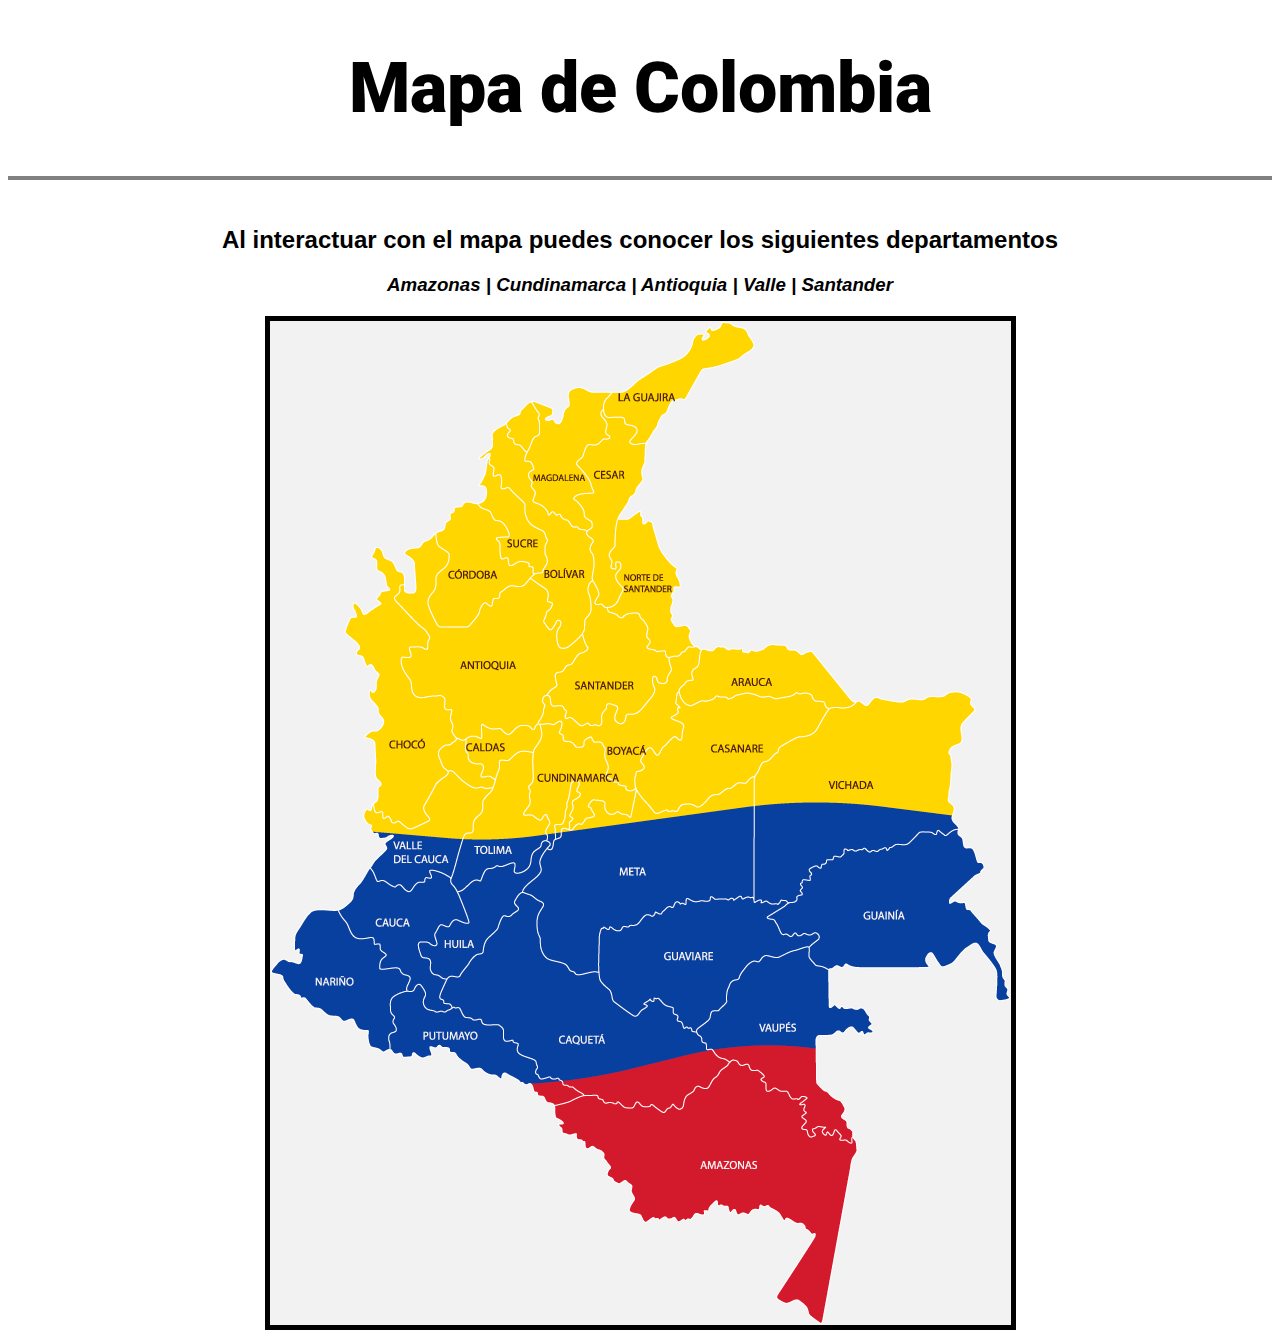
<file: index.html>
<!DOCTYPE html>
<html lang="en">
<head>
    <meta charset="UTF-8">
    <meta name="viewport" content="width=device-width, initial-scale=1.0">
    <link rel="stylesheet" href="/css/style.css">
    <title>MapaColombia</title>
</head>
<body>
    <h1>Mapa de Colombia</h1>
    <hr>
    <br>
    <h2>Al interactuar con el mapa puedes conocer los siguientes departamentos</h2>
    <h3><em>Amazonas | Cundinamarca | Antioquia | Valle | Santander</em></h3>
    <center><img src="/imagenes/mapacol.png" usemap="#image-map" id="mapa"</center>
    <map name="image-map">
        <area target="_blank" alt="Antioquia" title="Antioquia" href="antioquia/antioquia.html" coords="166,217,156,222,151,228,138,231,146,242,147,265,142,271,134,266,131,272,126,277,159,313,158,323,157,329,151,327,142,327,142,336,131,337,134,350,141,361,146,376,173,374,177,387,182,392,184,404,184,415,191,420,200,416,210,419,212,404,223,409,230,409,240,415,247,406,258,406,264,412,274,393,274,377,287,365,287,353,297,344,304,342,307,334,317,330,310,315,295,330,288,319,291,304,281,311,276,302,276,293,282,284,276,281,279,275,260,259,254,269,243,268,231,273,229,281,215,284,204,301,191,308,170,305,160,283,167,268,164,259,179,240,180,232,173,233" shape="poly">
        <area target="_blank" alt="Santander" title="Santander" href="santander/santander.html" coords="277,375,282,386,292,382,296,392,303,399,312,404,318,401,328,405,332,394,336,386,346,386,345,397,350,403,355,394,365,393,385,370,383,356,394,362,403,348,396,330,376,326,383,321,375,314,380,305,370,293,355,296,338,286,326,281,331,275,323,260,318,269,322,290,316,305,312,319,318,334,305,336,297,346,290,354,288,367" shape="poly">
        <area target="_blank" alt="Cundinamarca" title="Cundinamarca" href="cundinamarca/cundinamarca.html" coords="271,405,291,400,294,418,309,426,322,417,333,422,338,442,336,455,352,464,356,468,365,469,360,494,347,490,336,487,324,479,321,485,327,495,319,500,310,501,303,507,286,520,277,519,276,508,281,501,274,495,268,497,258,490,261,482,258,463,266,459,263,429,272,421" shape="poly">
        <area target="_blank" alt="Valle" title="Valle" href="valle/valle.html" coords="99,548,107,562,113,560,126,568,130,563,141,573,146,564,153,562,159,559,159,551,180,561,195,515,202,514,206,498,214,494,213,484,224,470,206,467,181,450,165,463,155,487,161,502,141,507,132,499,124,503,120,494,114,499,112,491,104,484,104,492,98,490,94,497,101,505,108,514,124,516,116,521,120,530,109,536" shape="poly">
        <area target="_blank" alt="Amazonas" title="Amazonas" href="amazonas/amazonia.html" coords="329,776,314,776,285,784,288,798,295,802,290,806,297,814,304,813,317,822,316,828,322,825,334,831,333,837,342,845,337,853,349,862,355,855,363,865,366,878,361,888,370,893,376,900,402,897,422,898,440,890,446,877,474,892,493,884,547,914,509,975,526,980,550,1001,584,819,554,807,544,818,535,808,536,779,517,771,497,773,495,757,480,745,465,743,437,769,428,767,410,789,403,787" shape="poly">
    </map>

</body>
</html>
</file>
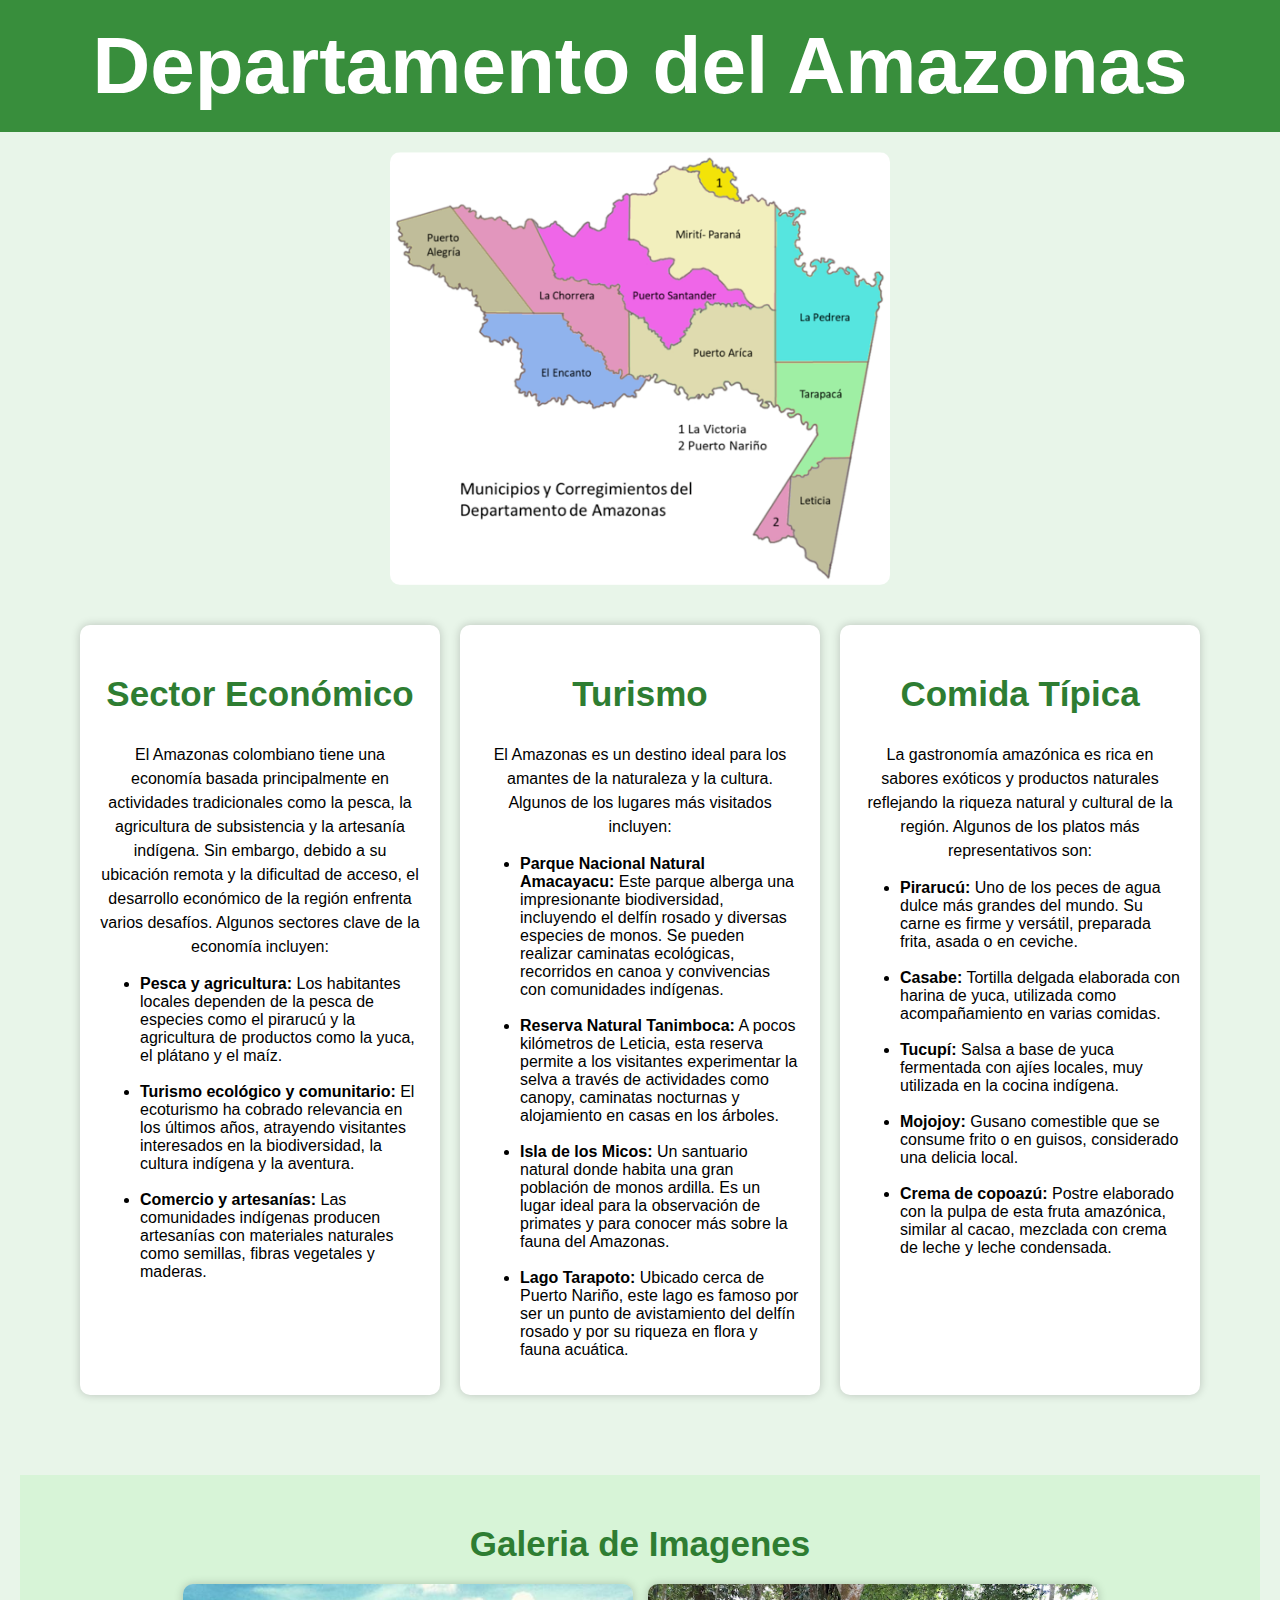
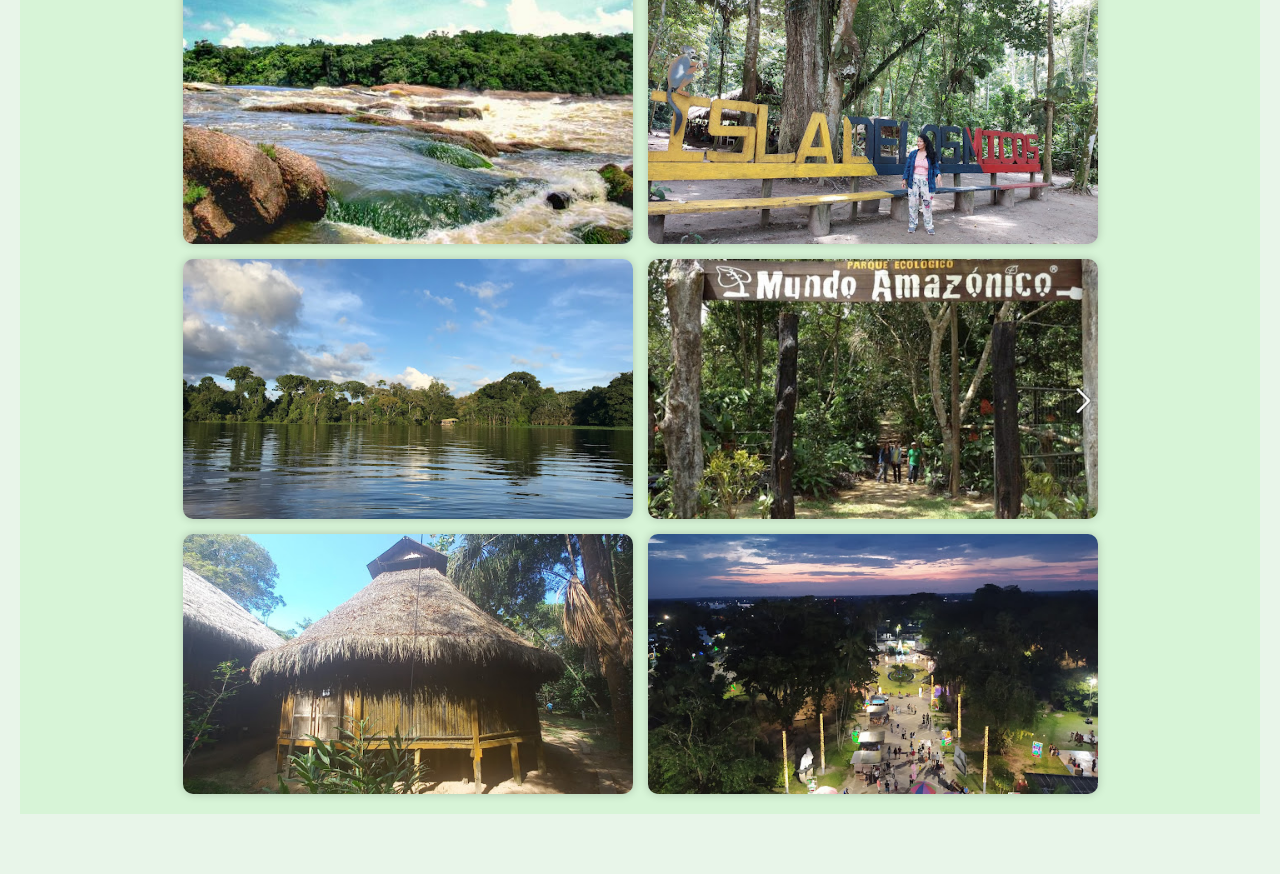
<file: amazonas/amazonia.html>
<!DOCTYPE html>
<html lang="es">
<head>
    <meta charset="UTF-8">
    <meta name="viewport" content="width=device-width, initial-scale=1.0">
    <title>Departamento_del_Amazonas</title>
    <link rel="stylesheet" href="css_amazonas/style2.css">
</head>
<body>
    <header>
        <h1>Departamento del Amazonas</h1>
    </header>
    
    <section class="imagen">
        <img src="imagenes/Departamento_de_Amazonas,_Colombia_Mapa.png" alt="MapaAmazonas">
    </section>

    <section class="contenedor">
        <div class="cubo">
            <h2>Sector Económico</h2>
            <p>El Amazonas colombiano tiene una economía basada principalmente en actividades tradicionales como la pesca, la agricultura de subsistencia y la artesanía indígena. Sin embargo, debido a su ubicación remota y la dificultad de acceso, el desarrollo económico de la región enfrenta varios desafíos. Algunos sectores clave de la economía incluyen:</p>
            <ul>
                <li><strong>Pesca y agricultura:</strong> Los habitantes locales dependen de la pesca de especies como el pirarucú y la agricultura de productos como la yuca, el plátano y el maíz.</li>
                <br>
                <li><strong>Turismo ecológico y comunitario:</strong> El ecoturismo ha cobrado relevancia en los últimos años, atrayendo visitantes interesados en la biodiversidad, la cultura indígena y la aventura.</li>
                <br>
                <li><strong>Comercio y artesanías:</strong> Las comunidades indígenas producen artesanías con materiales naturales como semillas, fibras vegetales y maderas.</li>
            </ul>
        </div>
        
        <div class="cubo">
            <h2>Turismo</h2>
            <p>El Amazonas es un destino ideal para los amantes de la naturaleza y la cultura. Algunos de los lugares más visitados incluyen:</p>
            <ul>
                <li><strong>Parque Nacional Natural Amacayacu:</strong> Este parque alberga una impresionante biodiversidad, incluyendo el delfín rosado y diversas especies de monos. Se pueden realizar caminatas ecológicas, recorridos en canoa y convivencias con comunidades indígenas.</li>
                <br>
                <li><strong>Reserva Natural Tanimboca:</strong> A pocos kilómetros de Leticia, esta reserva permite a los visitantes experimentar la selva a través de actividades como canopy, caminatas nocturnas y alojamiento en casas en los árboles.</li>
                <br>
                <li><strong>Isla de los Micos:</strong> Un santuario natural donde habita una gran población de monos ardilla. Es un lugar ideal para la observación de primates y para conocer más sobre la fauna del Amazonas.</li>
                <br>
                <li><strong>Lago Tarapoto:</strong> Ubicado cerca de Puerto Nariño, este lago es famoso por ser un punto de avistamiento del delfín rosado y por su riqueza en flora y fauna acuática.</li>
            </ul>
        </div>

        <div class="cubo">
            <h2>Comida Típica</h2>
            <p>La gastronomía amazónica es rica en sabores exóticos y productos naturales reflejando la riqueza natural y cultural de la región. Algunos de los platos más representativos son:</p>
            <ul>
                <li><strong>Pirarucú:</strong> Uno de los peces de agua dulce más grandes del mundo. Su carne es firme y versátil, preparada frita, asada o en ceviche.</li>
                <br>
                <li><strong>Casabe:</strong> Tortilla delgada elaborada con harina de yuca, utilizada como acompañamiento en varias comidas.</li>
                <br>
                <li><strong>Tucupí:</strong> Salsa a base de yuca fermentada con ajíes locales, muy utilizada en la cocina indígena.</li>
                <br>
                <li><strong>Mojojoy:</strong> Gusano comestible que se consume frito o en guisos, considerado una delicia local.</li>
                <br>
                <li><strong>Crema de copoazú:</strong> Postre elaborado con la pulpa de esta fruta amazónica, similar al cacao, mezclada con crema de leche y leche condensada.</li>
            </ul>
        </div>
        <hr>
        <section class="galeria">
            <h2>Galeria de Imagenes</h2>
            <div class="contenedor-galeria">
                <img src="imagenes/amazonas.png">
                <img src="imagenes/amazonas2.png">
                <img src="imagenes/amazonas3.png">
                <img src="imagenes/amazonas4.png">
                <img src="imagenes/amazonas5.png">
                <img src="imagenes/amazonas6.png">
            </div>
        </section>
    </section>
</body>
</html>
</file>
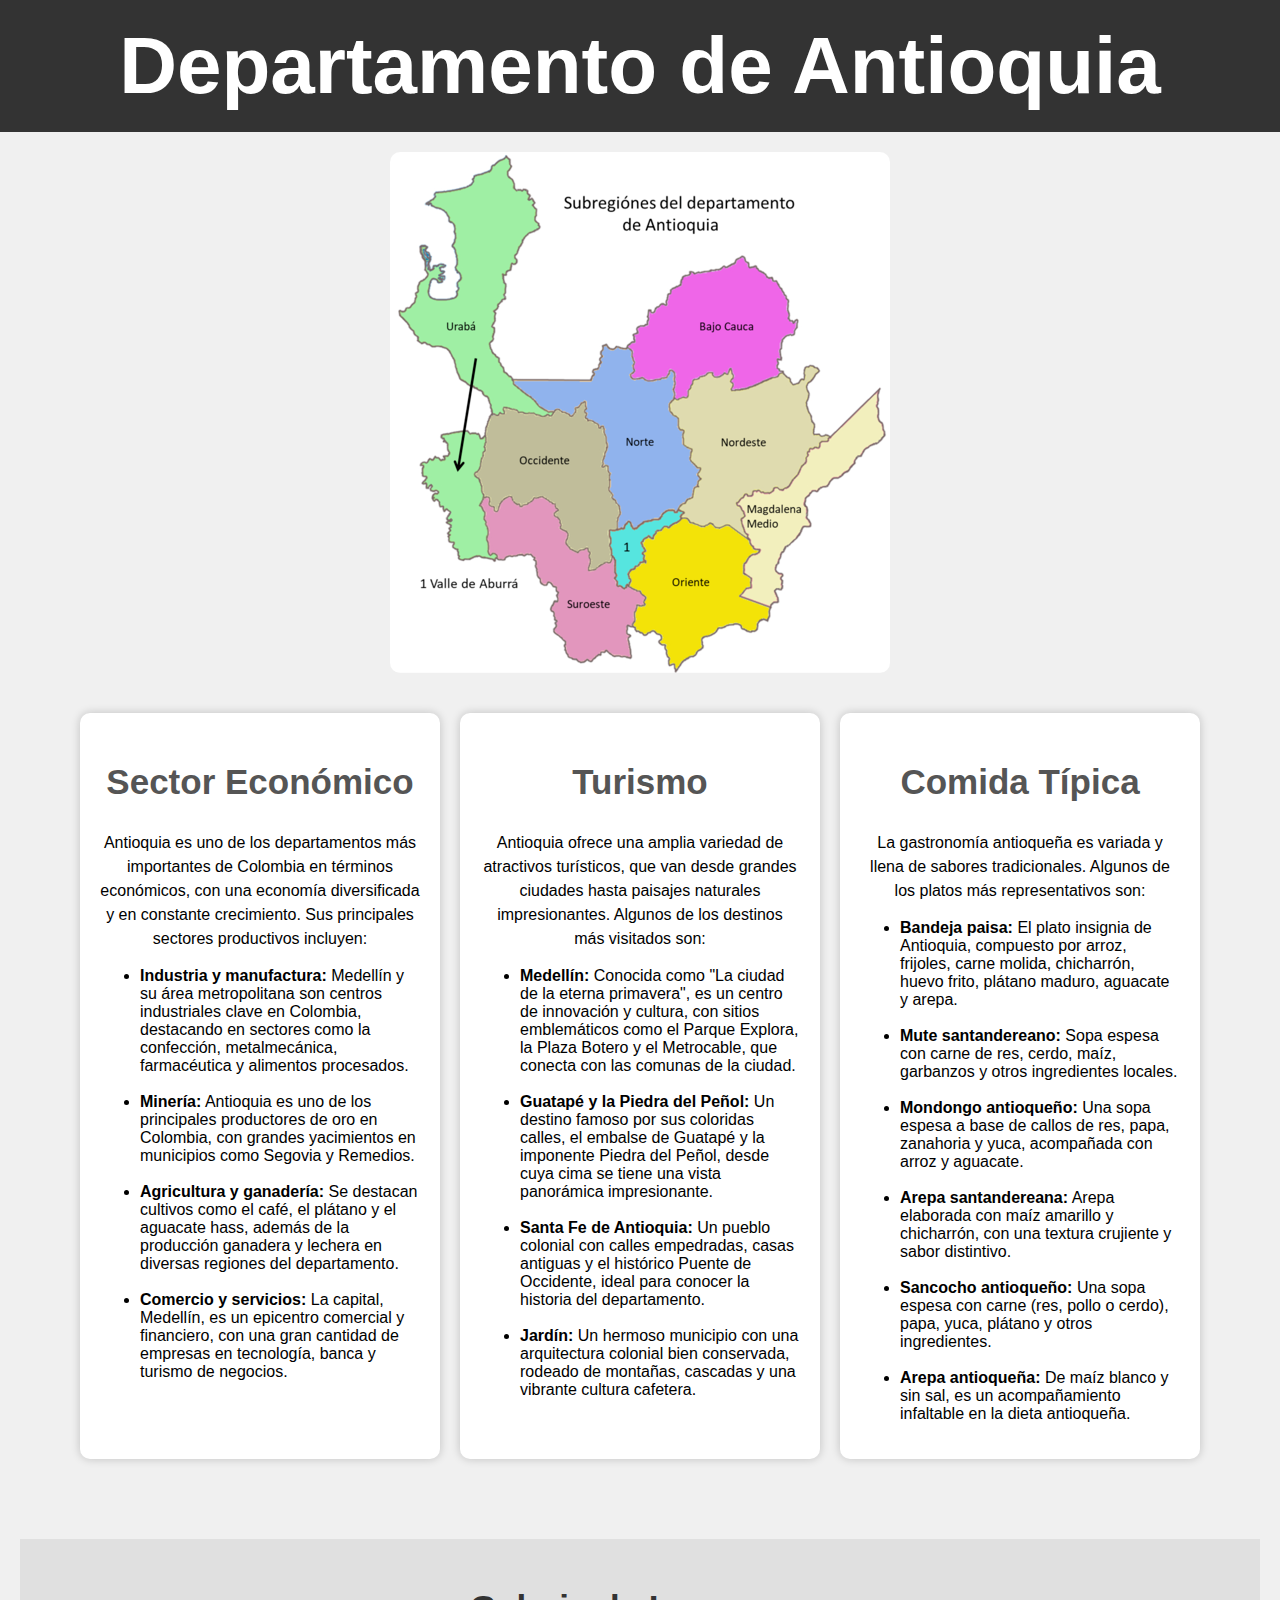
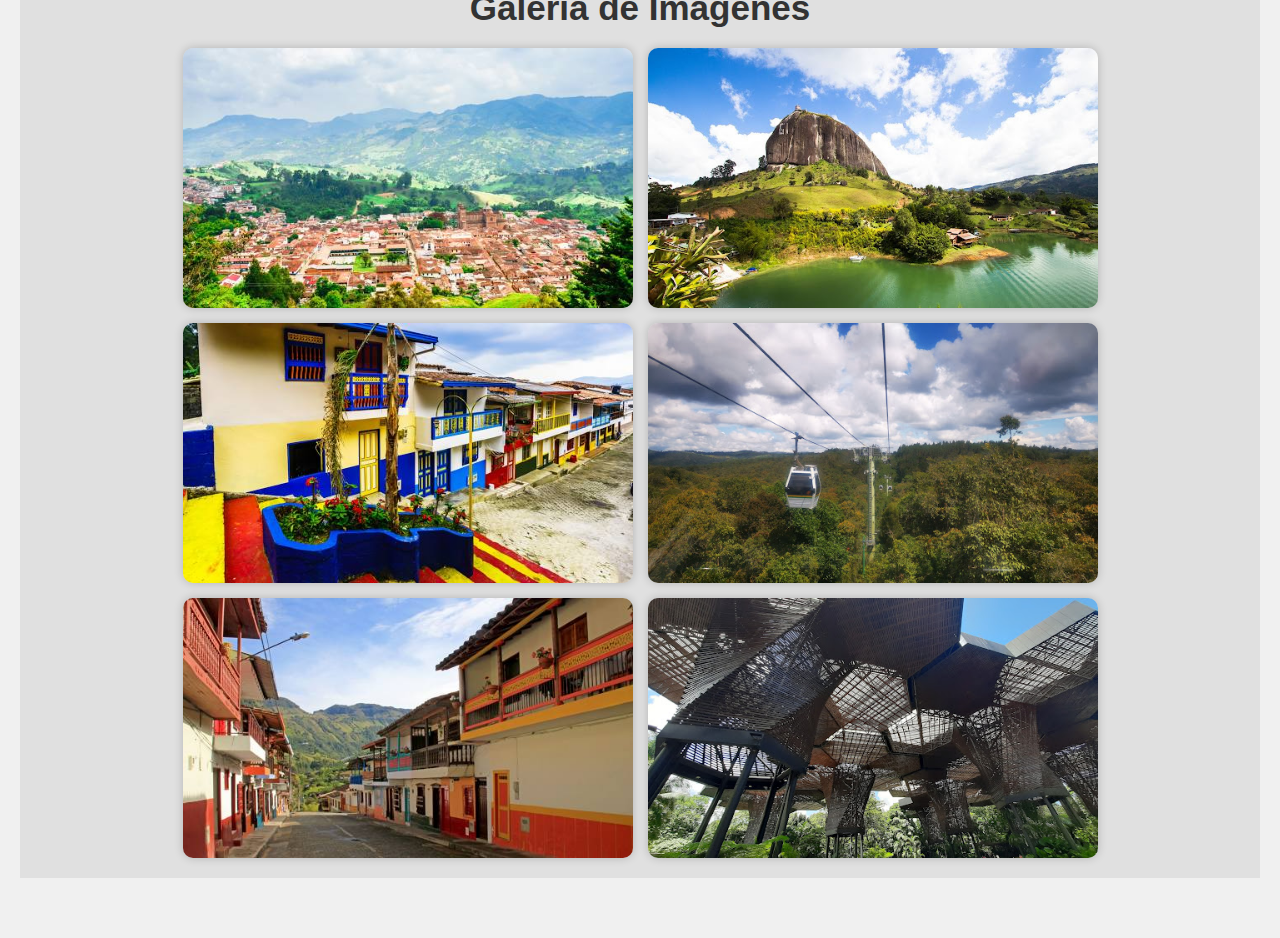
<file: antioquia/antioquia.html>
<!DOCTYPE html>
<html lang="es">
<head>
    <meta charset="UTF-8">
    <meta name="viewport" content="width=device-width, initial-scale=1.0">
    <title>Departamento_de_Santander</title>
    <link rel="stylesheet" href="css_antioquia/style4.css">
</head>
<body>
    <header>
        <h1>Departamento de Antioquia</h1>
    </header>
    
    <section class="imagen">
        <img src="imagenes/Departamento_de_Antioquia,_Colombia_Mapa.png" alt="MapaAntioquia">
    </section>

    <section class="contenedor">
        <div class="cubo">
            <h2>Sector Económico</h2>
            <p>Antioquia es uno de los departamentos más importantes de Colombia en términos económicos, con una economía diversificada y en constante crecimiento. Sus principales sectores productivos incluyen:</p>
            <ul>
                <li><strong>Industria y manufactura:</strong> Medellín y su área metropolitana son centros industriales clave en Colombia, destacando en sectores como la confección, metalmecánica, farmacéutica y alimentos procesados.</li>
                <br>
                <li><strong>Minería:</strong> Antioquia es uno de los principales productores de oro en Colombia, con grandes yacimientos en municipios como Segovia y Remedios.</li>
                <br>
                <li><strong>Agricultura y ganadería:</strong> Se destacan cultivos como el café, el plátano y el aguacate hass, además de la producción ganadera y lechera en diversas regiones del departamento.</li>
                <br>
                <li><strong>Comercio y servicios:</strong> La capital, Medellín, es un epicentro comercial y financiero, con una gran cantidad de empresas en tecnología, banca y turismo de negocios.</li>
            </ul>
        </div>
        
        <div class="cubo">
            <h2>Turismo</h2>
            <p>Antioquia ofrece una amplia variedad de atractivos turísticos, que van desde grandes ciudades hasta paisajes naturales impresionantes. Algunos de los destinos más visitados son:</p>
            <ul>
                <li><strong>Medellín:</strong> Conocida como "La ciudad de la eterna primavera", es un centro de innovación y cultura, con sitios emblemáticos como el Parque Explora, la Plaza Botero y el Metrocable, que conecta con las comunas de la ciudad.</li>
                <br>
                <li><strong>Guatapé y la Piedra del Peñol:</strong> Un destino famoso por sus coloridas calles, el embalse de Guatapé y la imponente Piedra del Peñol, desde cuya cima se tiene una vista panorámica impresionante.</li>
                <br>
                <li><strong>Santa Fe de Antioquia:</strong> Un pueblo colonial con calles empedradas, casas antiguas y el histórico Puente de Occidente, ideal para conocer la historia del departamento.</li>
                <br>
                <li><strong>Jardín:</strong> Un hermoso municipio con una arquitectura colonial bien conservada, rodeado de montañas, cascadas y una vibrante cultura cafetera.</li>
            </ul>
        </div>

        <div class="cubo">
            <h2>Comida Típica</h2>
            <p>La gastronomía antioqueña es variada y llena de sabores tradicionales. Algunos de los platos más representativos son:</p>
            <ul>
                <li><strong>Bandeja paisa:</strong> El plato insignia de Antioquia, compuesto por arroz, frijoles, carne molida, chicharrón, huevo frito, plátano maduro, aguacate y arepa.</li>
                <br>
                <li><strong>Mute santandereano:</strong> Sopa espesa con carne de res, cerdo, maíz, garbanzos y otros ingredientes locales.                </li>
                <br>
                <li><strong>Mondongo antioqueño:</strong> Una sopa espesa a base de callos de res, papa, zanahoria y yuca, acompañada con arroz y aguacate.</li>
                <br>
                <li><strong>Arepa santandereana:</strong> Arepa elaborada con maíz amarillo y chicharrón, con una textura crujiente y sabor distintivo.</li>
                <br>
                <li><strong>Sancocho antioqueño:</strong> Una sopa espesa con carne (res, pollo o cerdo), papa, yuca, plátano y otros ingredientes.</li>
                <br>
                <li><strong>Arepa antioqueña:</strong> De maíz blanco y sin sal, es un acompañamiento infaltable en la dieta antioqueña.</li>
            </ul>
        </div>
        <hr>
        <section class="galeria">
            <h2>Galeria de Imagenes</h2>
            <div class="contenedor-galeria">
                <img src="imagenes/antioquia.png">
                <img src="imagenes/antioquia2.png">
                <img src="imagenes/antioquia3.png">
                <img src="imagenes/antioquia4.png">
                <img src="imagenes/antioquia5.png">
                <img src="imagenes/antioquia6.png">
            </div>
        </section>
    </section>
</body>
</html>
</file>
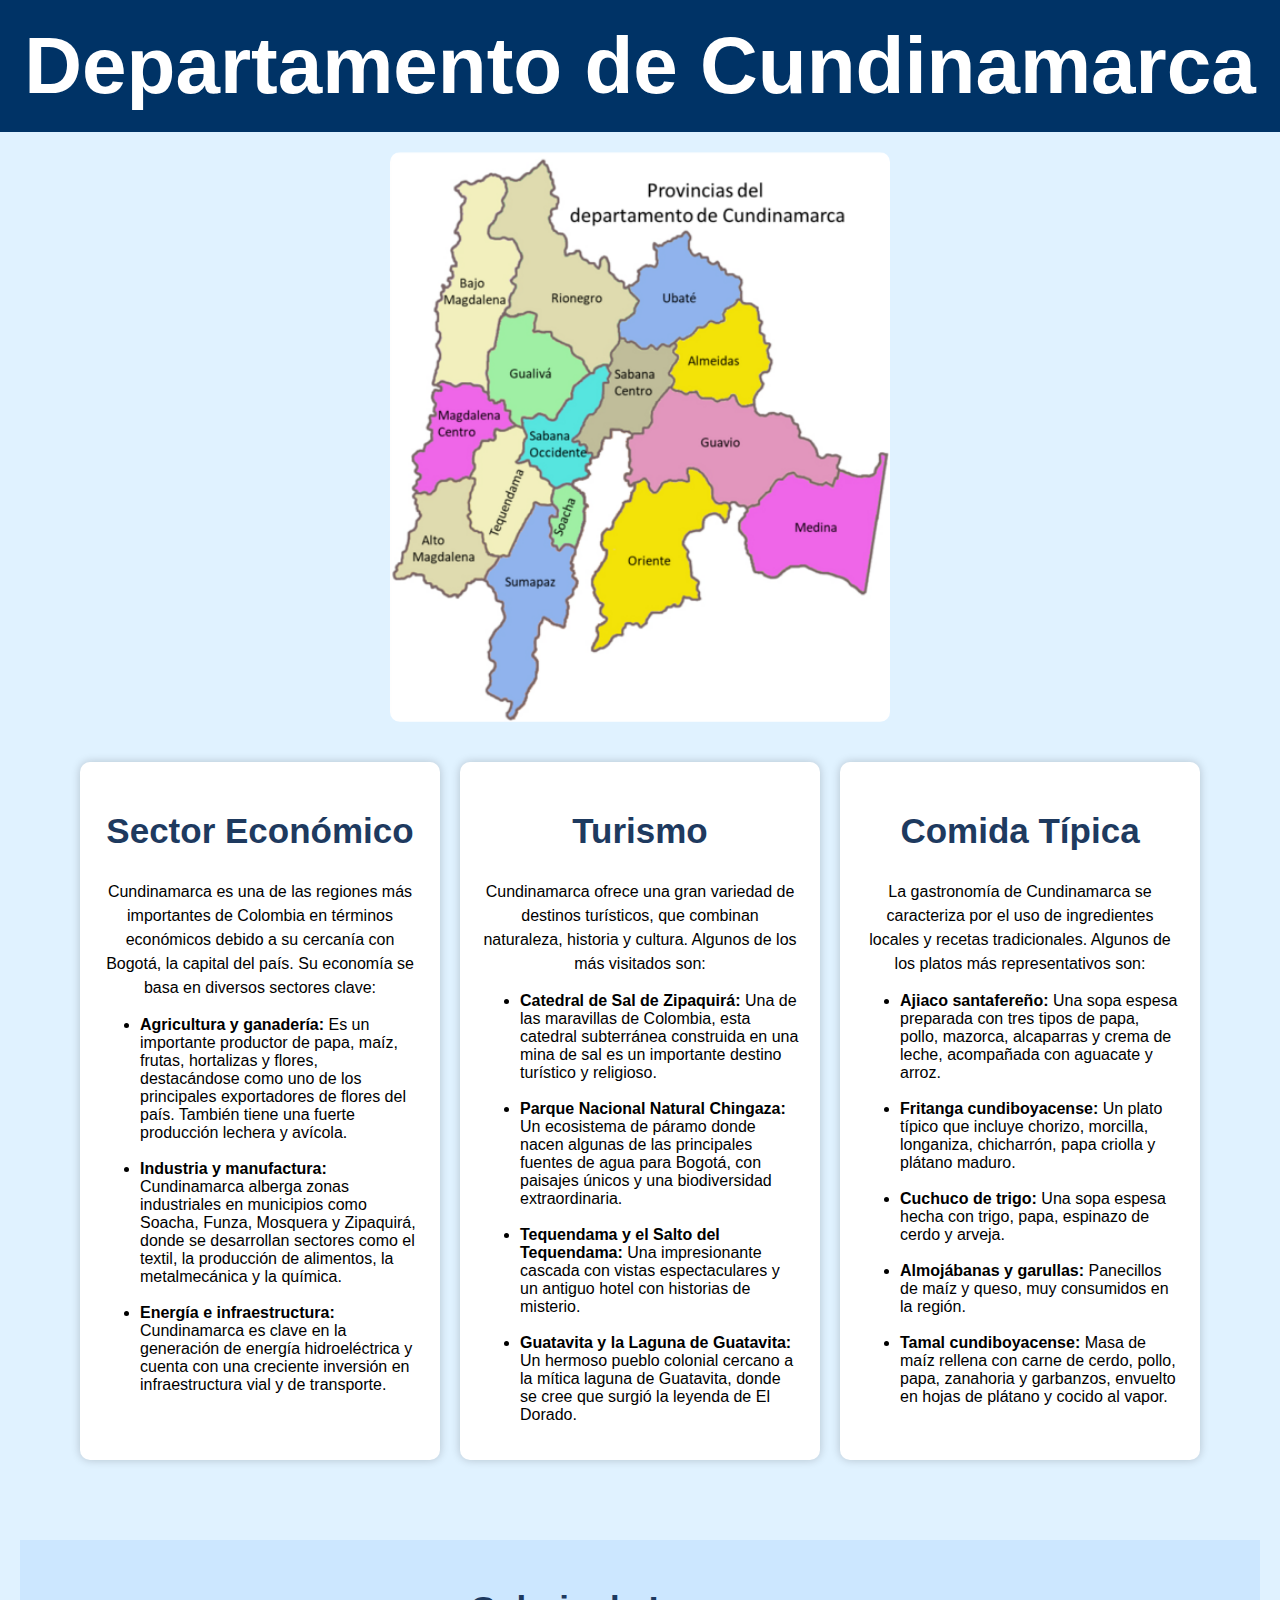
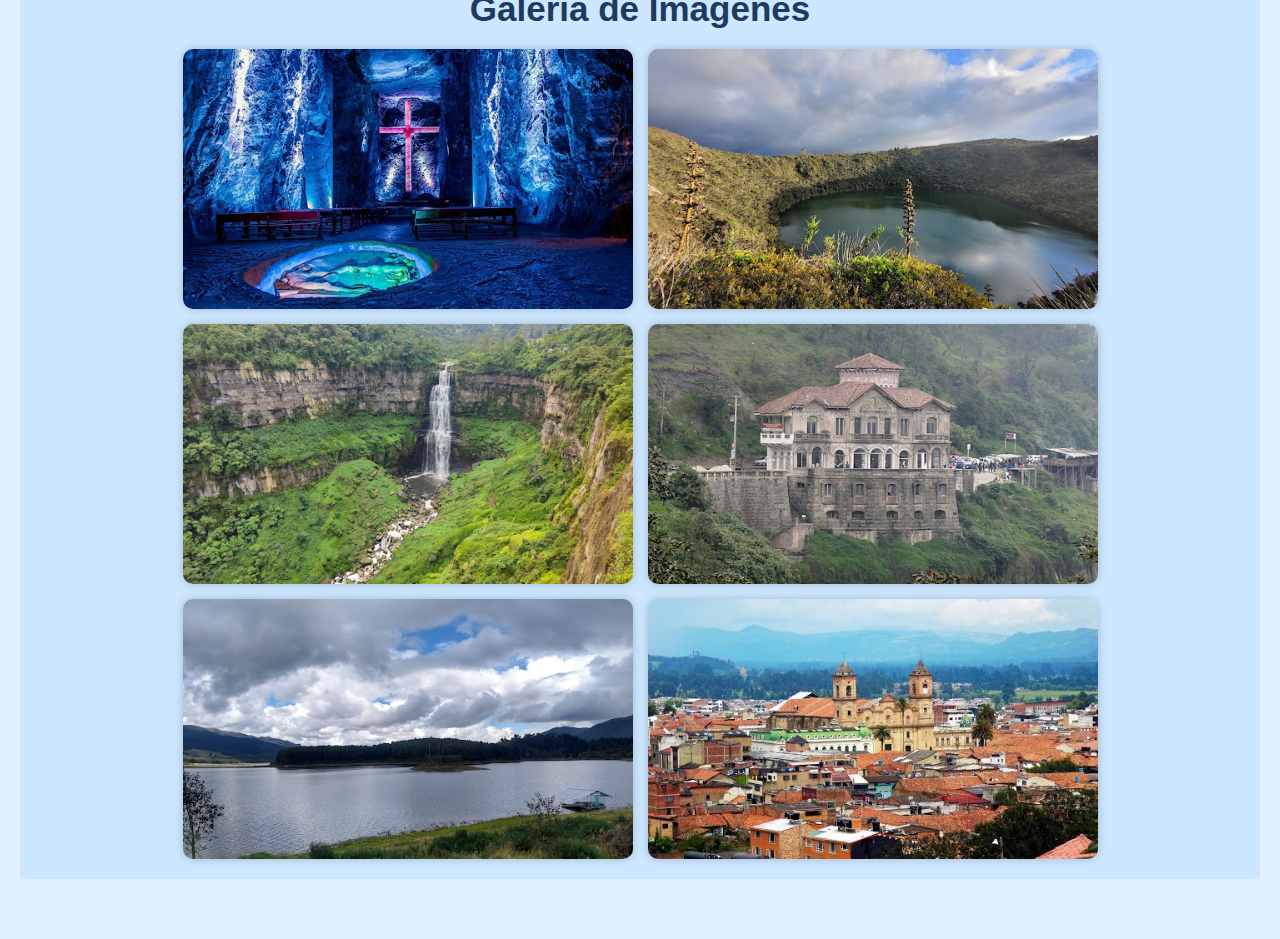
<file: cundinamarca/cundinamarca.html>
<!DOCTYPE html>
<html lang="es">
<head>
    <meta charset="UTF-8">
    <meta name="viewport" content="width=device-width, initial-scale=1.0">
    <title>Departamento_de_Santander</title>
    <link rel="stylesheet" href="css_cundinamarca/style6.css">
</head>
<body>
    <header>
        <h1>Departamento de Cundinamarca</h1>
    </header>
    
    <section class="imagen">
        <img src="imagenes/Departamento_de_Cundinamarca,_Colombia_Mapa.png" alt="MapaCundinamarca">
    </section>

    <section class="contenedor">
        <div class="cubo">
            <h2>Sector Económico</h2>
            <p>Cundinamarca es una de las regiones más importantes de Colombia en términos económicos debido a su cercanía con Bogotá, la capital del país. Su economía se basa en diversos sectores clave:</p>
            <ul>
                <li><strong>Agricultura y ganadería:</strong> Es un importante productor de papa, maíz, frutas, hortalizas y flores, destacándose como uno de los principales exportadores de flores del país. También tiene una fuerte producción lechera y avícola.</li>
                <br>
                <li><strong>Industria y manufactura:</strong> Cundinamarca alberga zonas industriales en municipios como Soacha, Funza, Mosquera y Zipaquirá, donde se desarrollan sectores como el textil, la producción de alimentos, la metalmecánica y la química.</li>
                <br>
                <li><strong>Energía e infraestructura:</strong> Cundinamarca es clave en la generación de energía hidroeléctrica y cuenta con una creciente inversión en infraestructura vial y de transporte.</li>
            </ul>
        </div>
        
        <div class="cubo">
            <h2>Turismo</h2>
            <p>Cundinamarca ofrece una gran variedad de destinos turísticos, que combinan naturaleza, historia y cultura. Algunos de los más visitados son:</p>
            <ul>
                <li><strong>Catedral de Sal de Zipaquirá:</strong> Una de las maravillas de Colombia, esta catedral subterránea construida en una mina de sal es un importante destino turístico y religioso.</li>
                <br>
                <li><strong>Parque Nacional Natural Chingaza:</strong> Un ecosistema de páramo donde nacen algunas de las principales fuentes de agua para Bogotá, con paisajes únicos y una biodiversidad extraordinaria.</li>
                <br>
                <li><strong>Tequendama y el Salto del Tequendama:</strong> Una impresionante cascada con vistas espectaculares y un antiguo hotel con historias de misterio.</li>
                <br>
                <li><strong>Guatavita y la Laguna de Guatavita:</strong> Un hermoso pueblo colonial cercano a la mítica laguna de Guatavita, donde se cree que surgió la leyenda de El Dorado.</li>
            </ul>
        </div>

        <div class="cubo">
            <h2>Comida Típica</h2>
            <p>La gastronomía de Cundinamarca se caracteriza por el uso de ingredientes locales y recetas tradicionales. Algunos de los platos más representativos son:</p>
            <ul>
                <li><strong>Ajiaco santafereño:</strong> Una sopa espesa preparada con tres tipos de papa, pollo, mazorca, alcaparras y crema de leche, acompañada con aguacate y arroz.</li>
                <br>
                <li><strong>Fritanga cundiboyacense:</strong> Un plato típico que incluye chorizo, morcilla, longaniza, chicharrón, papa criolla y plátano maduro.</li>
                <br>
                <li><strong>Cuchuco de trigo:</strong> Una sopa espesa hecha con trigo, papa, espinazo de cerdo y arveja.</li>
                <br>
                <li><strong>Almojábanas y garullas:</strong> Panecillos de maíz y queso, muy consumidos en la región.</li>
                <br>
                <li><strong>Tamal cundiboyacense:</strong> Masa de maíz rellena con carne de cerdo, pollo, papa, zanahoria y garbanzos, envuelto en hojas de plátano y cocido al vapor.</li>
            </ul>
        </div>
        <hr>
        <section class="galeria">
            <h2>Galeria de Imagenes</h2>
            <div class="contenedor-galeria">
                <img src="imagenes/cundi1.png">
                <img src="imagenes/cundi2.png">
                <img src="imagenes/cundi3.png">
                <img src="imagenes/cundi4.png">
                <img src="imagenes/cundi5.png">
                <img src="imagenes/cundi6.png">
            </div>
        </section>
    </section>
</body>
</html>
</file>
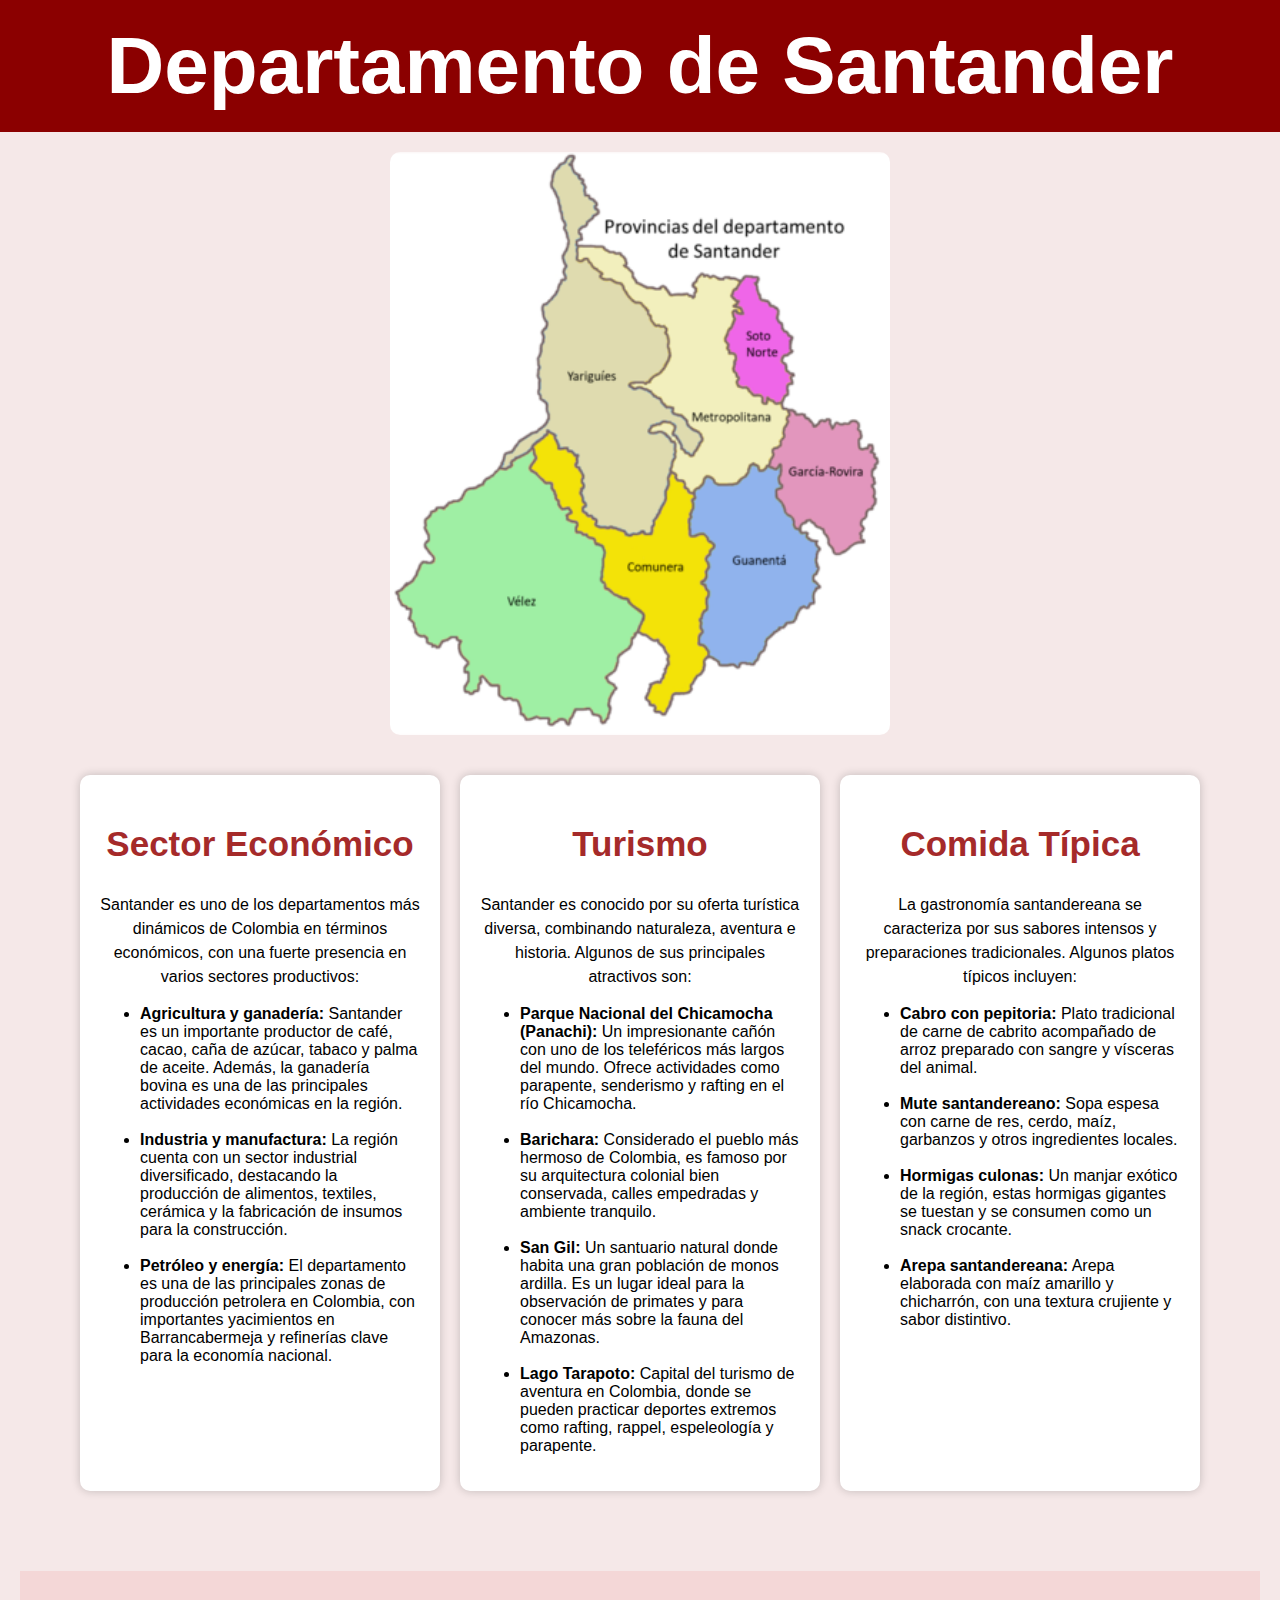
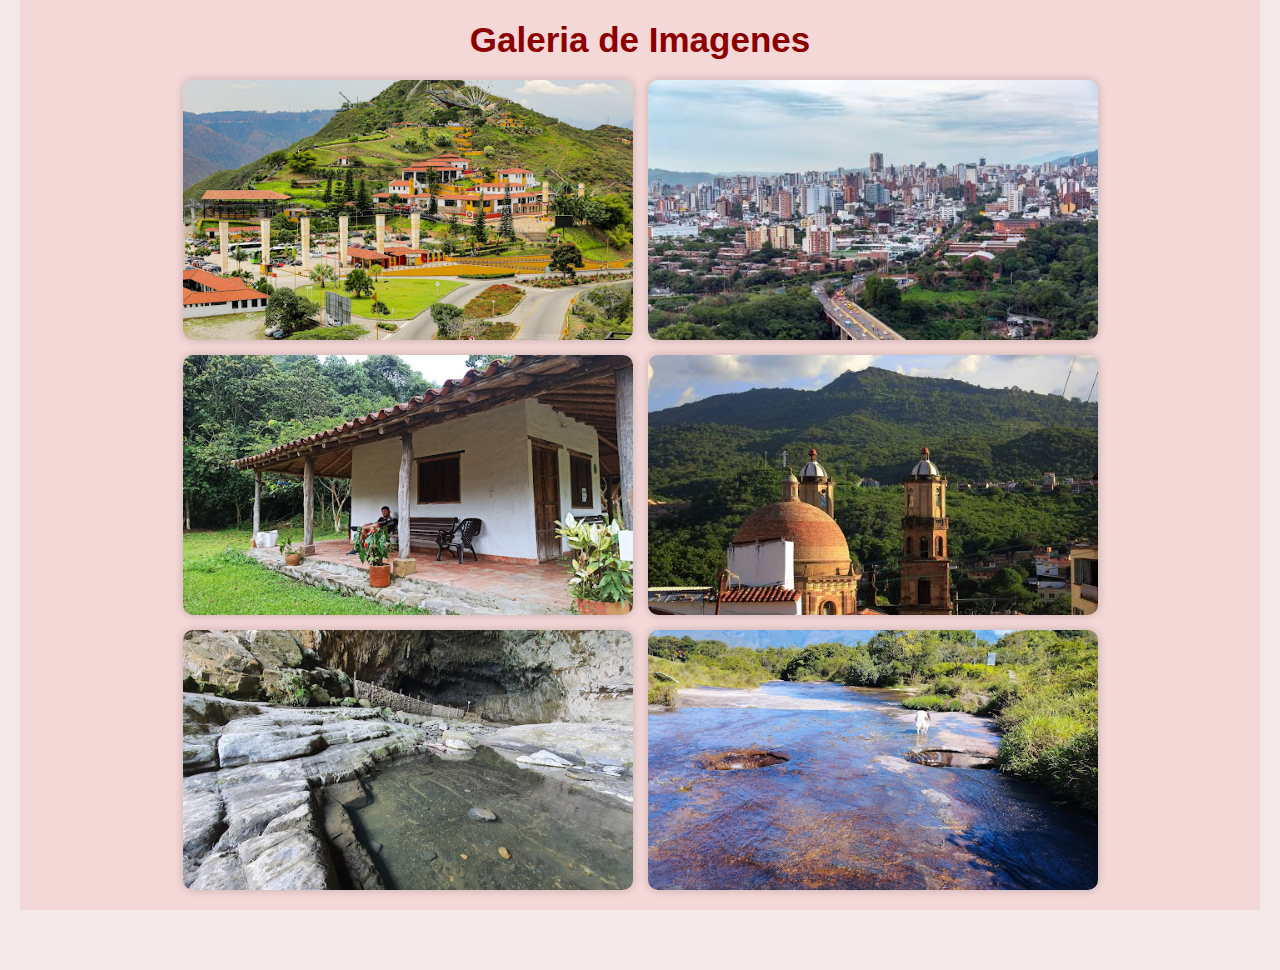
<file: santander/santander.html>
<!DOCTYPE html>
<html lang="es">
<head>
    <meta charset="UTF-8">
    <meta name="viewport" content="width=device-width, initial-scale=1.0">
    <title>Departamento_de_Santander</title>
    <link rel="stylesheet" href="css_santander/style3.css">
</head>
<body>
    <header>
        <h1>Departamento de Santander</h1>
    </header>
    
    <section class="imagen">
        <img src="imagenes/Departamento_de_Santander,_Colombia_Mapa.png" alt="MapaSantander">
    </section>

    <section class="contenedor">
        <div class="cubo">
            <h2>Sector Económico</h2>
            <p>Santander es uno de los departamentos más dinámicos de Colombia en términos económicos, con una fuerte presencia en varios sectores productivos:</p>
            <ul>
                <li><strong>Agricultura y ganadería:</strong> Santander es un importante productor de café, cacao, caña de azúcar, tabaco y palma de aceite. Además, la ganadería bovina es una de las principales actividades económicas en la región.</li>
                <br>
                <li><strong>Industria y manufactura:</strong> La región cuenta con un sector industrial diversificado, destacando la producción de alimentos, textiles, cerámica y la fabricación de insumos para la construcción.</li>
                <br>
                <li><strong>Petróleo y energía:</strong> El departamento es una de las principales zonas de producción petrolera en Colombia, con importantes yacimientos en Barrancabermeja y refinerías clave para la economía nacional.</li>
            </ul>
        </div>
        
        <div class="cubo">
            <h2>Turismo</h2>
            <p>Santander es conocido por su oferta turística diversa, combinando naturaleza, aventura e historia. Algunos de sus principales atractivos son:</p>
            <ul>
                <li><strong>Parque Nacional del Chicamocha (Panachi):</strong> Un impresionante cañón con uno de los teleféricos más largos del mundo. Ofrece actividades como parapente, senderismo y rafting en el río Chicamocha.</li>
                <br>
                <li><strong>Barichara:</strong> Considerado el pueblo más hermoso de Colombia, es famoso por su arquitectura colonial bien conservada, calles empedradas y ambiente tranquilo.</li>
                <br>
                <li><strong>San Gil:</strong> Un santuario natural donde habita una gran población de monos ardilla. Es un lugar ideal para la observación de primates y para conocer más sobre la fauna del Amazonas.</li>
                <br>
                <li><strong>Lago Tarapoto:</strong> Capital del turismo de aventura en Colombia, donde se pueden practicar deportes extremos como rafting, rappel, espeleología y parapente.</li>
            </ul>
        </div>

        <div class="cubo">
            <h2>Comida Típica</h2>
            <p>La gastronomía santandereana se caracteriza por sus sabores intensos y preparaciones tradicionales. Algunos platos típicos incluyen:</p>
            <ul>
                <li><strong>Cabro con pepitoria:</strong> Plato tradicional de carne de cabrito acompañado de arroz preparado con sangre y vísceras del animal.</li>
                <br>
                <li><strong>Mute santandereano:</strong> Sopa espesa con carne de res, cerdo, maíz, garbanzos y otros ingredientes locales.</li>
                <br>
                <li><strong>Hormigas culonas:</strong> Un manjar exótico de la región, estas hormigas gigantes se tuestan y se consumen como un snack crocante.</li>
                <br>
                <li><strong>Arepa santandereana:</strong> Arepa elaborada con maíz amarillo y chicharrón, con una textura crujiente y sabor distintivo.</li>
            </ul>
        </div>
        <hr>
        <section class="galeria">
            <h2>Galeria de Imagenes</h2>
            <div class="contenedor-galeria">
                <img src="imagenes/santander1.png">
                <img src="imagenes/santander2.png">
                <img src="imagenes/santander3.png">
                <img src="imagenes/santander4.png">
                <img src="imagenes/santander5.png">
                <img src="imagenes/santander6.png">
            </div>
        </section>
    </section>
</body>
</html>
</file>
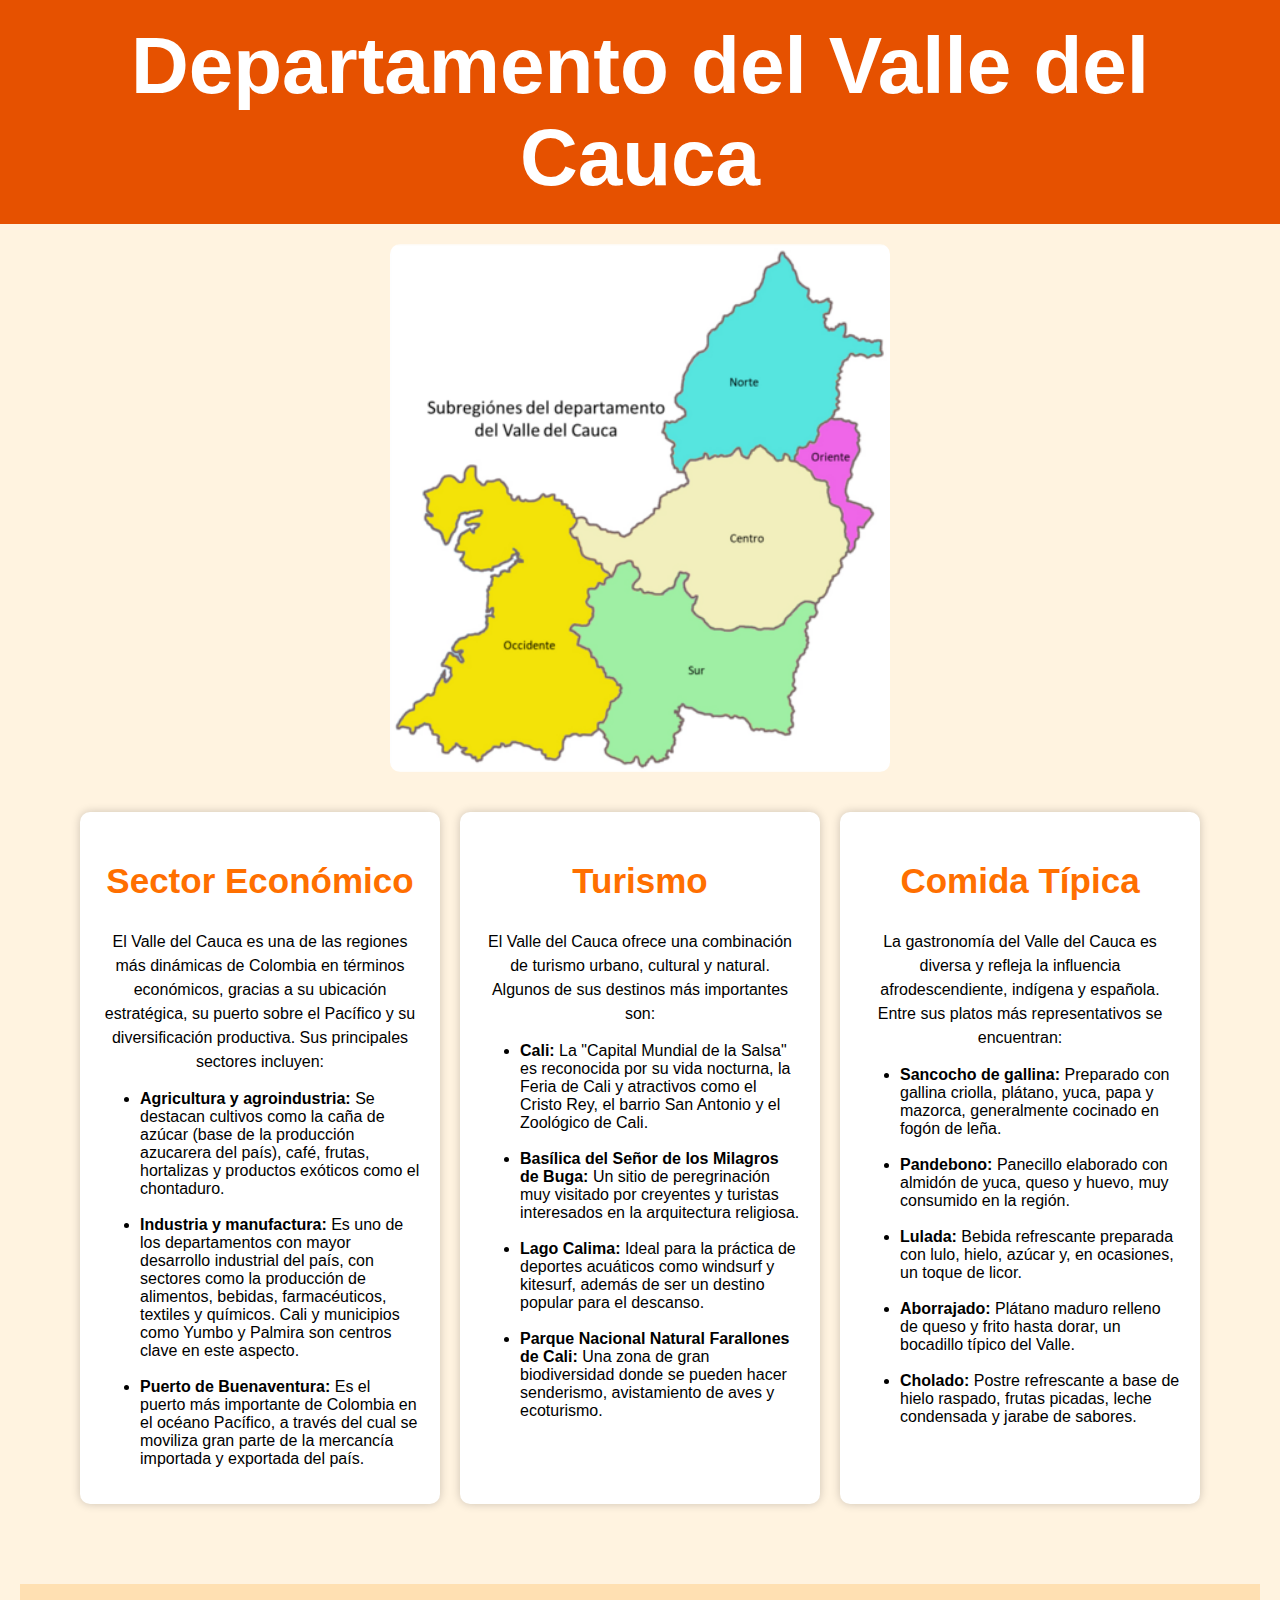
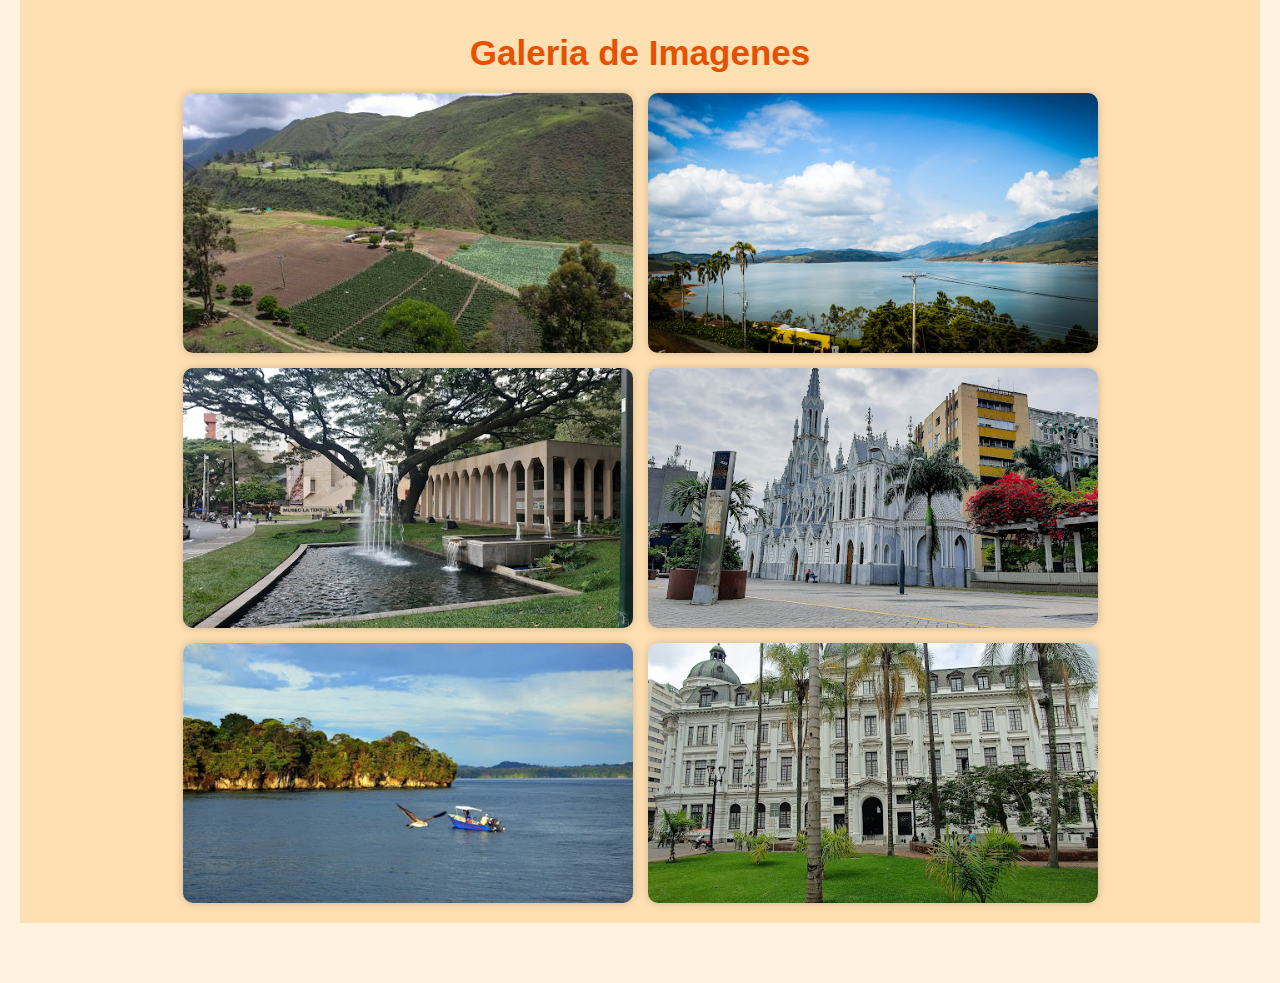
<file: valle/valle.html>
<!DOCTYPE html>
<html lang="es">
<head>
    <meta charset="UTF-8">
    <meta name="viewport" content="width=device-width, initial-scale=1.0">
    <title>Departamento_de_Santander</title>
    <link rel="stylesheet" href="css_valle/style5.css">
</head>
<body>
    <header>
        <h1>Departamento del Valle del Cauca</h1>
    </header>
    
    <section class="imagen">
        <img src="imagenes/Departamento_del_Valle_del_Cauca,_Colombia_Mapa.png" alt="MapaValle">
    </section>

    <section class="contenedor">
        <div class="cubo">
            <h2>Sector Económico</h2>
            <p>El Valle del Cauca es una de las regiones más dinámicas de Colombia en términos económicos, gracias a su ubicación estratégica, su puerto sobre el Pacífico y su diversificación productiva. Sus principales sectores incluyen:</p>
            <ul>
                <li><strong>Agricultura y agroindustria:</strong> Se destacan cultivos como la caña de azúcar (base de la producción azucarera del país), café, frutas, hortalizas y productos exóticos como el chontaduro.</li>
                <br>
                <li><strong>Industria y manufactura:</strong> Es uno de los departamentos con mayor desarrollo industrial del país, con sectores como la producción de alimentos, bebidas, farmacéuticos, textiles y químicos. Cali y municipios como Yumbo y Palmira son centros clave en este aspecto.</li>
                <br>
                <li><strong>Puerto de Buenaventura:</strong> Es el puerto más importante de Colombia en el océano Pacífico, a través del cual se moviliza gran parte de la mercancía importada y exportada del país.</li>
            </ul>
        </div>
        
        <div class="cubo">
            <h2>Turismo</h2>
            <p>El Valle del Cauca ofrece una combinación de turismo urbano, cultural y natural. Algunos de sus destinos más importantes son:</p>
            <ul>
                <li><strong>Cali:</strong> La "Capital Mundial de la Salsa" es reconocida por su vida nocturna, la Feria de Cali y atractivos como el Cristo Rey, el barrio San Antonio y el Zoológico de Cali.</li>
                <br>
                <li><strong>Basílica del Señor de los Milagros de Buga:</strong> Un sitio de peregrinación muy visitado por creyentes y turistas interesados en la arquitectura religiosa.</li>
                <br>
                <li><strong>Lago Calima:</strong> Ideal para la práctica de deportes acuáticos como windsurf y kitesurf, además de ser un destino popular para el descanso.</li>
                <br>
                <li><strong>Parque Nacional Natural Farallones de Cali:</strong> Una zona de gran biodiversidad donde se pueden hacer senderismo, avistamiento de aves y ecoturismo.</li>
            </ul>
        </div>

        <div class="cubo">
            <h2>Comida Típica</h2>
            <p>La gastronomía del Valle del Cauca es diversa y refleja la influencia afrodescendiente, indígena y española. Entre sus platos más representativos se encuentran:</p>
            <ul>
                <li><strong>Sancocho de gallina:</strong> Preparado con gallina criolla, plátano, yuca, papa y mazorca, generalmente cocinado en fogón de leña.</li>
                <br>
                <li><strong>Pandebono:</strong> Panecillo elaborado con almidón de yuca, queso y huevo, muy consumido en la región.</li>
                <br>
                <li><strong>Lulada:</strong> Bebida refrescante preparada con lulo, hielo, azúcar y, en ocasiones, un toque de licor.</li>
                <br>
                <li><strong>Aborrajado:</strong> Plátano maduro relleno de queso y frito hasta dorar, un bocadillo típico del Valle.</li>
                <br>
                <li><strong>Cholado:</strong> Postre refrescante a base de hielo raspado, frutas picadas, leche condensada y jarabe de sabores.</li>
            </ul>
        </div>
        <hr>
        <section class="galeria">
            <h2>Galeria de Imagenes</h2>
            <div class="contenedor-galeria">
                <img src="imagenes/valle1.png">
                <img src="imagenes/valle2.png">
                <img src="imagenes/valle3.png">
                <img src="imagenes/valle4.png">
                <img src="imagenes/valle5.png">
                <img src="imagenes/valle6.png">
            </div>
        </section>
    </section>
</body>
</html>
</file>
<file: css/style.css>
@import url('https://fonts.googleapis.com/css2?family=Roboto:ital,wght@0,100..900;1,100..900&display=swap');
h1 {
    font-family: "Roboto", sans-serif;
    font-size: 70px;
    text-align: center;
    font-weight: 900;
}
h2 {
    font-family: Arial, sans-serif;
    text-align: center;
}
h3 {
    font-family: Arial, sans-serif;
    text-align: center;
    margin-bottom: 20px;
}
#mapa {
    border: 5px solid #000;
}
hr {
    border:2px solid;
}
</file>
<file: amazonas/css_amazonas/style2.css>
body {
    font-family: Arial, sans-serif;
    margin: 0;
    padding: 0;
    background-color: #e8f5e9;
    text-align: center;
}

header {
    background-color: #388e3c;
    color: white;
    padding: 20px;
}

h1 {
    margin: 0;
    font-size: 80px;
}

.imagen img {
    width: 80%;
    max-width: 500px;
    margin: 20px auto;
    display: block;
    border-radius: 10px;
}

.contenedor {
    display: flex;
    justify-content: center;
    gap: 20px;
    flex-wrap: wrap;
    padding: 20px;
}

.cubo {
    background-color: white;
    padding: 20px;
    width: 320px;
    border-radius: 10px;
    box-shadow: 0 0 10px rgba(0, 0, 0, 0.2);
    text-align: left;
}

.cubo h2 {
    color: #2e7d32;
    text-align: center;
    font-size: 35px;
}

.cubo p {
    font-size: 100%;
    line-height: 1.5;
    text-align: center;
}
.galeria {
    margin: 40px 0;
    padding: 20px;
    background-color: #d7f4d7;
}

.galeria h2 {
    color: #2e7d32;
    margin-bottom: 20px;
    font-size: 35px;
}

.contenedor-galeria {
    display: flex;
    flex-wrap: wrap;
    justify-content: center;
    gap: 15px;
}

.contenedor-galeria img {
    width: 450px;
    height: auto;
    border-radius: 10px;
    box-shadow: 0 0 10px rgba(0, 0, 0, 0.2);
}
hr {
    margin: 0;
    border: 1px transparent;
    width: 80%;
}
</file>
<file: antioquia/css_antioquia/style4.css>
body {
    font-family: Arial, sans-serif;
    margin: 0;
    padding: 0;
    background-color: #f0f0f0;
    text-align: center;
}

header {
    background-color: #333333;
    color: white;
    padding: 20px;
}

h1 {
    margin: 0;
    font-size: 80px;
}

.imagen img {
    width: 80%;
    max-width: 500px;
    margin: 20px auto;
    display: block;
    border-radius: 10px;
}

.contenedor {
    display: flex;
    justify-content: center;
    gap: 20px;
    flex-wrap: wrap;
    padding: 20px;
}

.cubo {
    background-color: white;
    padding: 20px;
    width: 320px;
    border-radius: 10px;
    box-shadow: 0 0 10px rgba(0, 0, 0, 0.2);
    text-align: left;
}

.cubo h2 {
    color: #555555;
    text-align: center;
    font-size: 35px;
}

.cubo p {
    font-size: 100%;
    line-height: 1.5;
    text-align: center;
}
.galeria {
    margin: 40px 0;
    padding: 20px;
    background-color: #e0e0e0;
}

.galeria h2 {
    color: #333333;
    margin-bottom: 20px;
    font-size: 35px;
}

.contenedor-galeria {
    display: flex;
    flex-wrap: wrap;
    justify-content: center;
    gap: 15px;
}

.contenedor-galeria img {
    width: 450px;
    height: auto;
    border-radius: 10px;
    box-shadow: 0 0 10px rgba(0, 0, 0, 0.2);
}
hr {
    margin: 0;
    border: 1px transparent;
    width: 80%;
}
</file>
<file: cundinamarca/css_cundinamarca/style6.css>
body {
    font-family: Arial, sans-serif;
    margin: 0;
    padding: 0;
    background-color: #e0f2ff;
    text-align: center;
}

header {
    background-color: #003366;
    color: white;
    padding: 20px;
}

h1 {
    margin: 0;
    font-size: 80px;
}

.imagen img {
    width: 80%;
    max-width: 500px;
    margin: 20px auto;
    display: block;
    border-radius: 10px;
}

.contenedor {
    display: flex;
    justify-content: center;
    gap: 20px;
    flex-wrap: wrap;
    padding: 20px;
}

.cubo {
    background-color: white;
    padding: 20px;
    width: 320px;
    border-radius: 10px;
    box-shadow: 0 0 10px rgba(0, 0, 0, 0.2);
    text-align: left;
}

.cubo h2 {
    color: #1e3a5f;
    text-align: center;
    font-size: 35px;
}

.cubo p {
    font-size: 100%;
    line-height: 1.5;
    text-align: center;
}
.galeria {
    margin: 40px 0;
    padding: 20px;
    background-color: #cce7ff;
}

.galeria h2 {
    color: #1e3a5f;
    margin-bottom: 20px;
    font-size: 35px;
}

.contenedor-galeria {
    display: flex;
    flex-wrap: wrap;
    justify-content: center;
    gap: 15px;
}

.contenedor-galeria img {
    width: 450px;
    height: auto;
    border-radius: 10px;
    box-shadow: 0 0 10px rgba(0, 0, 0, 0.2);
}
hr {
    margin: 0;
    border: 1px transparent;
    width: 80%;
}
</file>
<file: santander/css_santander/style3.css>
body {
    font-family: Arial, sans-serif;
    margin: 0;
    padding: 0;
    background-color: #f5e8e8;
    text-align: center;
}

header {
    background-color: #8b0000;
    color: white;
    padding: 20px;
}

h1 {
    margin: 0;
    font-size: 80px;
}

.imagen img {
    width: 80%;
    max-width: 500px;
    margin: 20px auto;
    display: block;
    border-radius: 10px;
}

.contenedor {
    display: flex;
    justify-content: center;
    gap: 20px;
    flex-wrap: wrap;
    padding: 20px;
}

.cubo {
    background-color: white;
    padding: 20px;
    width: 320px;
    border-radius: 10px;
    box-shadow: 0 0 10px rgba(0, 0, 0, 0.2);
    text-align: left;
}

.cubo h2 {
    color: #a52a2a;
    text-align: center;
    font-size: 35px;
}

.cubo p {
    font-size: 100%;
    line-height: 1.5;
    text-align: center;
}
.galeria {
    margin: 40px 0;
    padding: 20px;
    background-color: #f4d7d7;
}

.galeria h2 {
    color: #8b0000;
    margin-bottom: 20px;
    font-size: 35px;
}

.contenedor-galeria {
    display: flex;
    flex-wrap: wrap;
    justify-content: center;
    gap: 15px;
}

.contenedor-galeria img {
    width: 450px;
    height: auto;
    border-radius: 10px;
    box-shadow: 0 0 10px rgba(0, 0, 0, 0.2);
}
hr {
    margin: 0;
    border: 1px transparent;
    width: 80%;
}
</file>
<file: valle/css_valle/style5.css>
body {
    font-family: Arial, sans-serif;
    margin: 0;
    padding: 0;
    background-color: #fff3e0;
    text-align: center;
}

header {
    background-color: #e65100;
    color: white;
    padding: 20px;
}

h1 {
    margin: 0;
    font-size: 80px;
}

.imagen img {
    width: 80%;
    max-width: 500px;
    margin: 20px auto;
    display: block;
    border-radius: 10px;
}

.contenedor {
    display: flex;
    justify-content: center;
    gap: 20px;
    flex-wrap: wrap;
    padding: 20px;
}

.cubo {
    background-color: white;
    padding: 20px;
    width: 320px;
    border-radius: 10px;
    box-shadow: 0 0 10px rgba(0, 0, 0, 0.2);
    text-align: left;
}

.cubo h2 {
    color: #ff6f00;
    text-align: center;
    font-size: 35px;
}

.cubo p {
    font-size: 100%;
    line-height: 1.5;
    text-align: center;
}
.galeria {
    margin: 40px 0;
    padding: 20px;
    background-color: #ffe0b2;
}

.galeria h2 {
    color: #e65100;
    margin-bottom: 20px;
    font-size: 35px;
}

.contenedor-galeria {
    display: flex;
    flex-wrap: wrap;
    justify-content: center;
    gap: 15px;
}

.contenedor-galeria img {
    width: 450px;
    height: auto;
    border-radius: 10px;
    box-shadow: 0 0 10px rgba(0, 0, 0, 0.2);
}
hr {
    margin: 0;
    border: 1px transparent;
    width: 80%;
}
</file>
